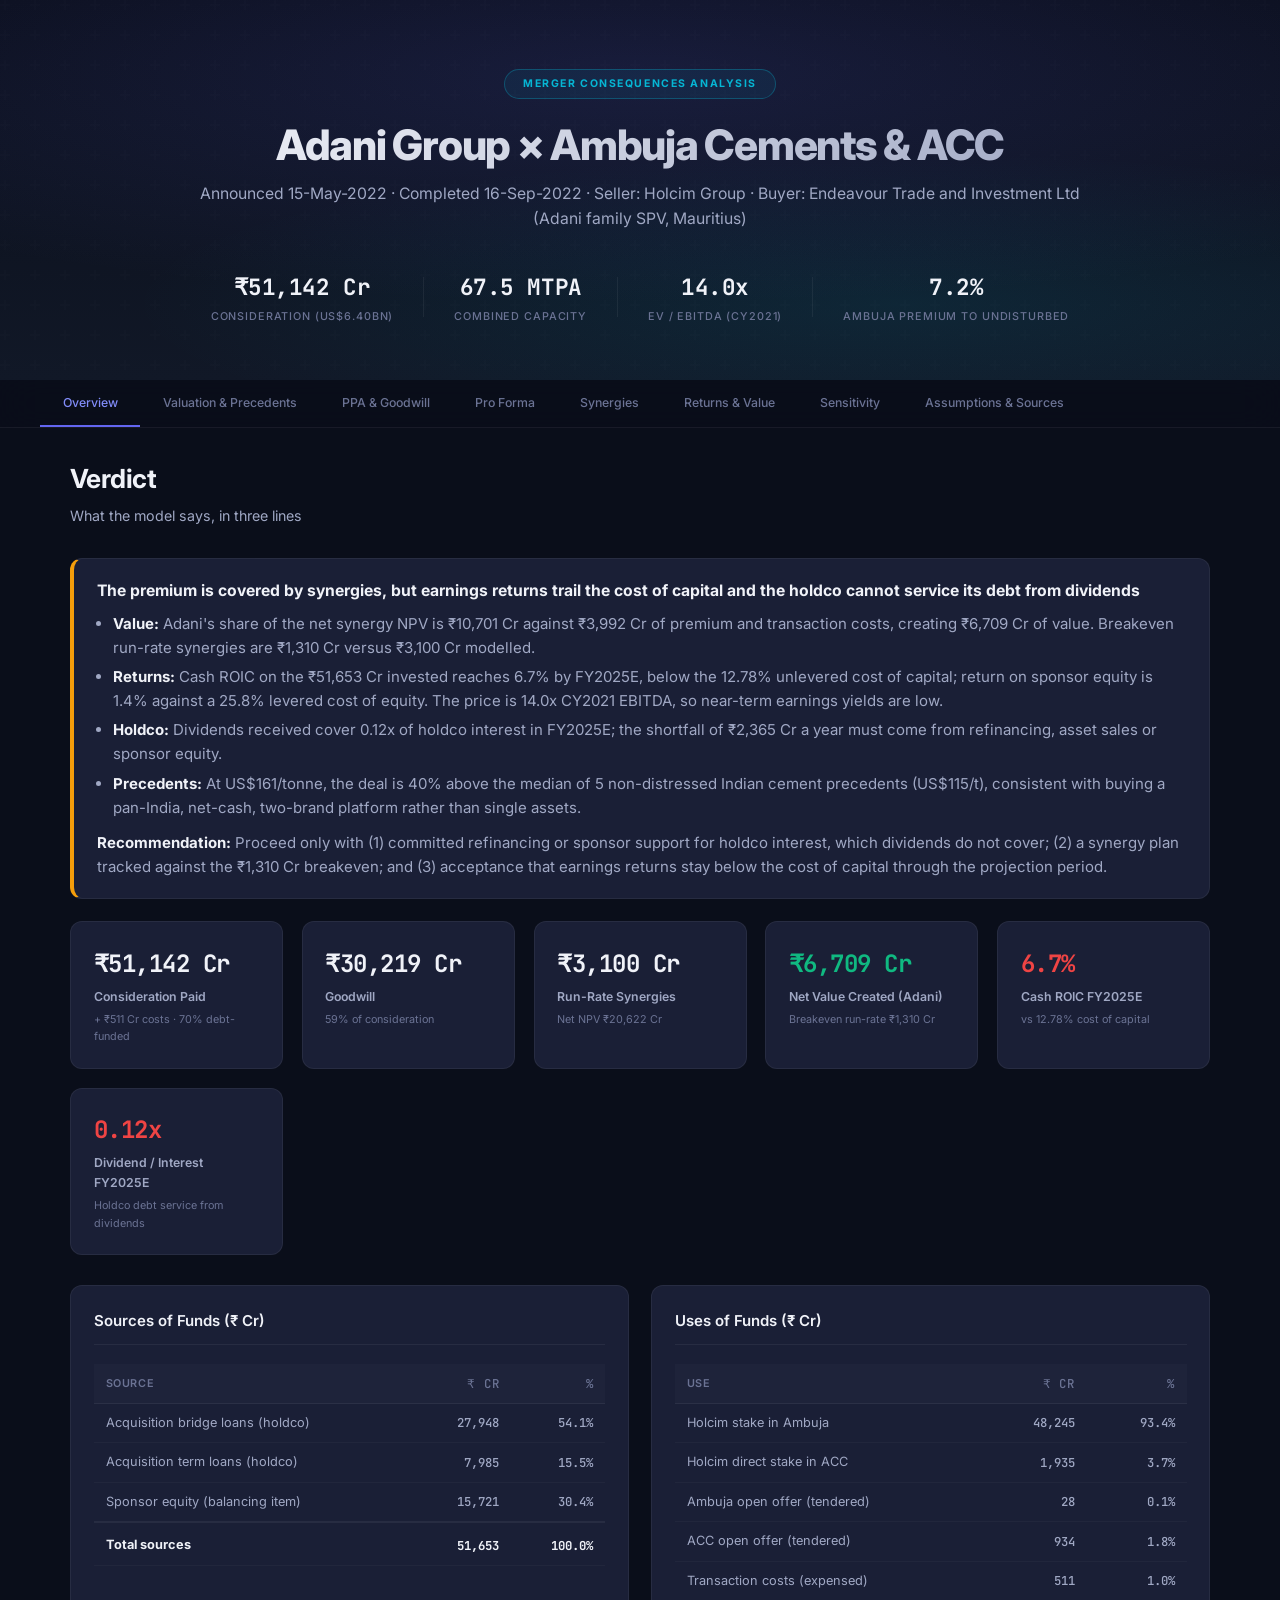
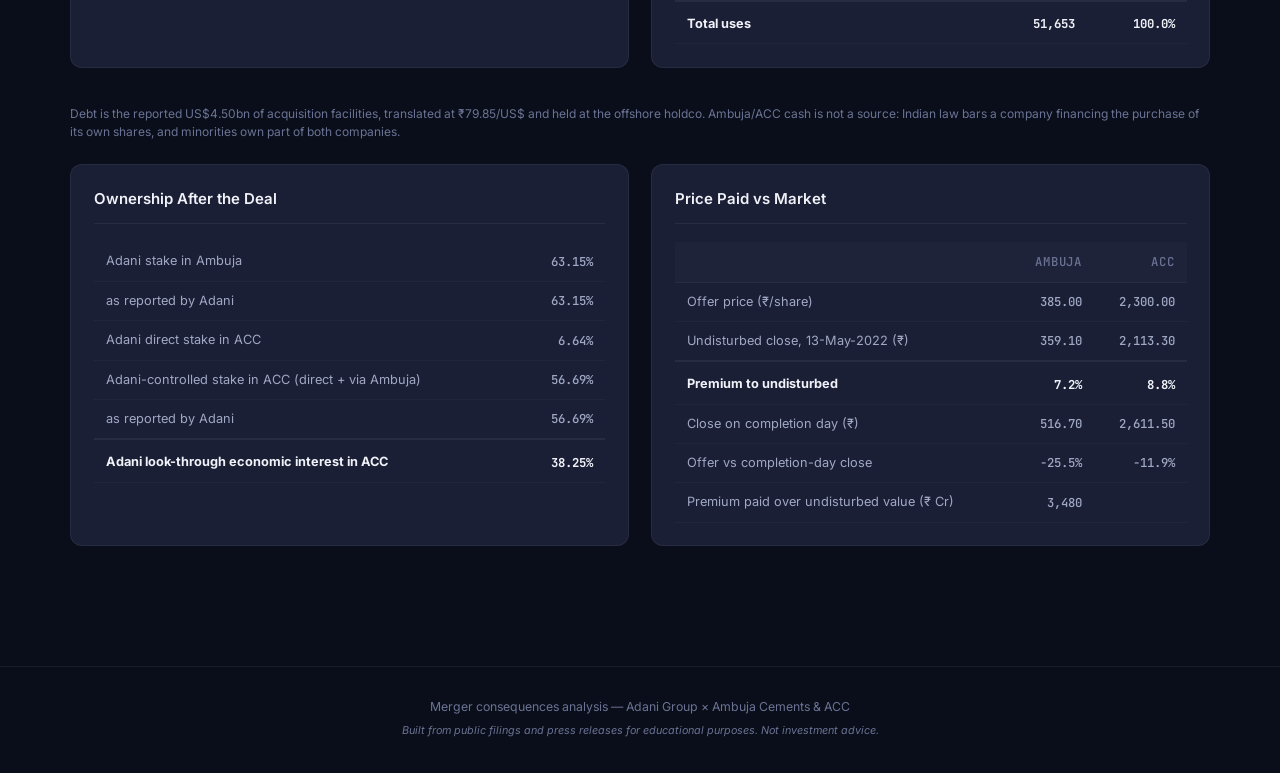
<file: index.html>
<!DOCTYPE html>
<html>
  <head>
    <meta http-equiv="refresh" content="0; url='./dashboard/index.html'" />
    <title>Redirecting to Dashboard...</title>
  </head>
  <body>
    <p>If you are not redirected automatically, follow this <a href="./dashboard/index.html">link to the dashboard</a>.</p>
  </body>
</html>
</file>
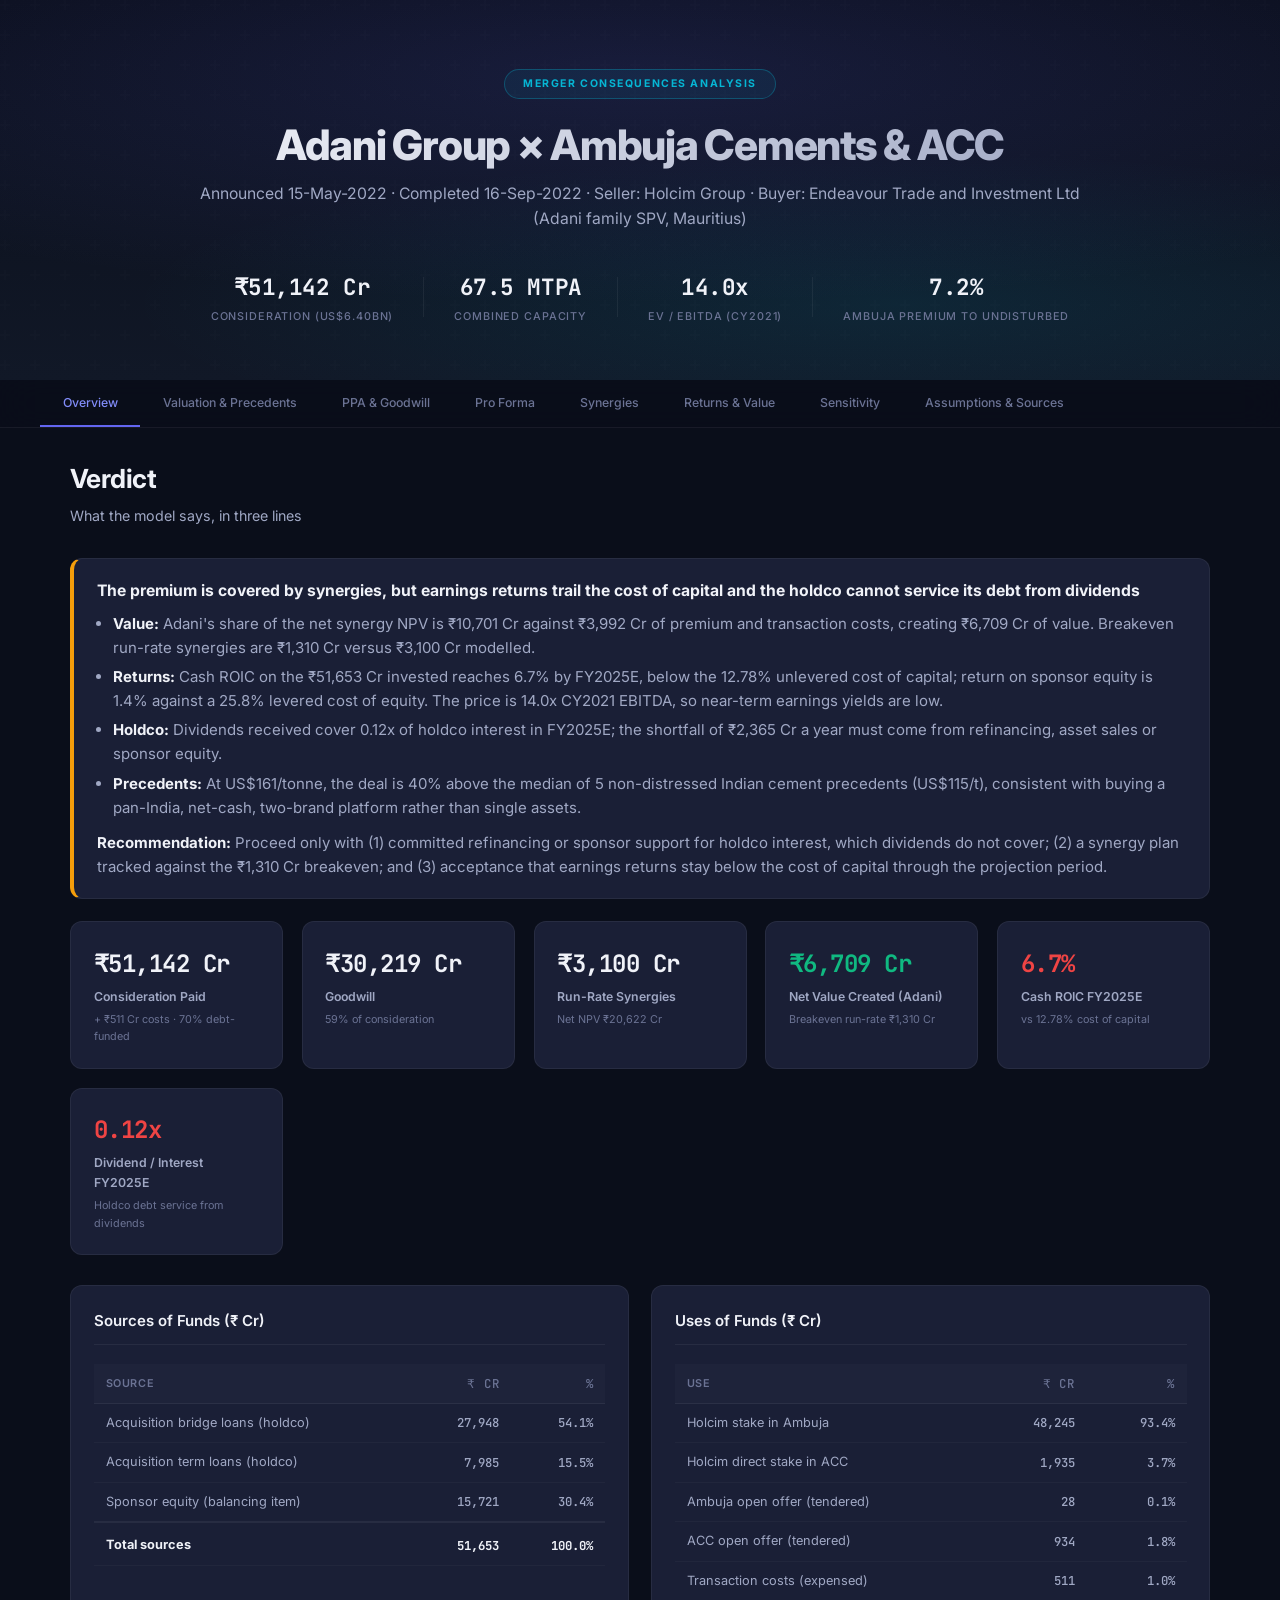
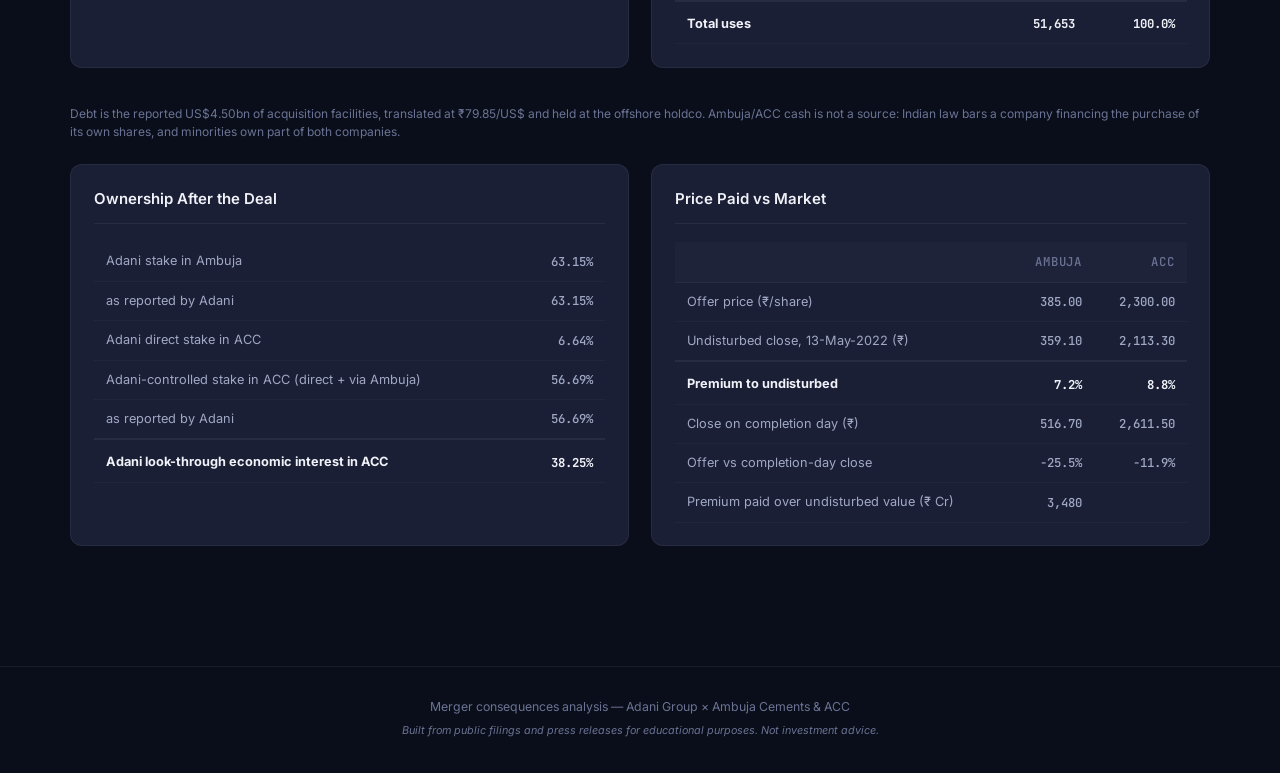
<file: dashboard/index.html>
<!DOCTYPE html>
<html lang="en">
<head>
    <meta charset="UTF-8">
    <meta name="viewport" content="width=device-width, initial-scale=1.0">
    <title>Adani × Ambuja & ACC — Merger Consequences</title>
    <meta name="description" content="Merger consequences analysis of the Adani Group acquisition of Ambuja Cements and ACC from Holcim (2022). All figures generated by the Python model.">
    <link rel="preconnect" href="https://fonts.googleapis.com">
    <link rel="preconnect" href="https://fonts.gstatic.com" crossorigin>
    <link href="https://fonts.googleapis.com/css2?family=Inter:wght@300;400;500;600;700;800&family=JetBrains+Mono:wght@400;500;600&display=swap" rel="stylesheet">
    <link rel="stylesheet" href="style.css">
</head>
<body>
    <!-- No figures are written in this file: every number is rendered from window.MODEL (model_data.js),
         which run_model.py generates from the Python model. -->
    <header class="hero">
        <div class="hero-bg"></div>
        <div class="hero-content">
            <div class="hero-badge">MERGER CONSEQUENCES ANALYSIS</div>
            <h1>Adani Group × Ambuja Cements &amp; ACC</h1>
            <p class="hero-subtitle" id="heroSubtitle"></p>
            <div class="hero-stats" id="heroStats"></div>
        </div>
    </header>

    <nav class="nav-tabs" id="navTabs">
        <div class="nav-tabs-inner">
            <button class="nav-tab active" data-tab="overview">Overview</button>
            <button class="nav-tab" data-tab="valuation">Valuation &amp; Precedents</button>
            <button class="nav-tab" data-tab="ppa">PPA &amp; Goodwill</button>
            <button class="nav-tab" data-tab="proforma">Pro Forma</button>
            <button class="nav-tab" data-tab="synergies">Synergies</button>
            <button class="nav-tab" data-tab="returns">Returns &amp; Value</button>
            <button class="nav-tab" data-tab="sensitivity">Sensitivity</button>
            <button class="nav-tab" data-tab="assumptions">Assumptions &amp; Sources</button>
        </div>
    </nav>

    <main class="main-content">
        <div id="loadError" class="callout warn" hidden></div>

        <!-- OVERVIEW -->
        <section class="tab-content active" id="tab-overview">
            <div class="section-header">
                <h2>Verdict</h2>
                <p>What the model says, in three lines</p>
            </div>
            <div class="callout" id="verdict"></div>
            <div class="metrics-grid" id="kpiCards"></div>

            <div class="two-col">
                <div class="panel">
                    <h3 class="panel-title">Sources of Funds (₹ Cr)</h3>
                    <table class="data-table"><thead><tr><th>Source</th><th class="num">₹ Cr</th><th class="num">%</th></tr></thead>
                        <tbody id="sourcesTable"></tbody></table>
                </div>
                <div class="panel">
                    <h3 class="panel-title">Uses of Funds (₹ Cr)</h3>
                    <table class="data-table"><thead><tr><th>Use</th><th class="num">₹ Cr</th><th class="num">%</th></tr></thead>
                        <tbody id="usesTable"></tbody></table>
                </div>
            </div>
            <p class="note" id="financingNote"></p>

            <div class="two-col">
                <div class="panel">
                    <h3 class="panel-title">Ownership After the Deal</h3>
                    <table class="data-table"><tbody id="ownershipTable"></tbody></table>
                </div>
                <div class="panel">
                    <h3 class="panel-title">Price Paid vs Market</h3>
                    <table class="data-table"><thead><tr><th></th><th class="num">Ambuja</th><th class="num">ACC</th></tr></thead>
                        <tbody id="premiumTable"></tbody></table>
                </div>
            </div>
        </section>

        <!-- VALUATION -->
        <section class="tab-content" id="tab-valuation">
            <div class="section-header">
                <h2>Valuation &amp; Precedent Transactions</h2>
                <p>Indian cement deals announced before May 2022; EV per tonne of capacity is the sector benchmark</p>
            </div>
            <div class="two-col">
                <div class="panel">
                    <h3 class="panel-title">Implied Valuation at Offer Prices</h3>
                    <table class="data-table"><tbody id="valuationTable"></tbody></table>
                </div>
                <div class="panel">
                    <h3 class="panel-title">EV / Tonne (US$)</h3>
                    <div class="precedent-chart" id="evTonneChart"></div>
                </div>
            </div>
            <div class="panel full-width">
                <h3 class="panel-title">Precedent Transactions</h3>
                <div class="table-scroll">
                    <table class="data-table"><thead><tr><th>Date</th><th>Acquirer</th><th>Target</th><th class="num">MTPA</th>
                        <th class="num">EV (₹ Cr)</th><th class="num">EV/t (₹)</th><th class="num">EV/t (US$)</th><th>Note</th></tr></thead>
                        <tbody id="precedentTable"></tbody></table>
                </div>
                <p class="note" id="precedentNote"></p>
            </div>
        </section>

        <!-- PPA -->
        <section class="tab-content" id="tab-ppa">
            <div class="section-header">
                <h2>Purchase Price Allocation &amp; Goodwill</h2>
                <p>Look-through method; non-controlling interests at their share of identifiable net assets (Ind AS 103 option)</p>
            </div>
            <div class="two-col">
                <div class="panel">
                    <h3 class="panel-title">Fair Value of Identifiable Net Assets (₹ Cr)</h3>
                    <table class="data-table"><thead><tr><th></th><th class="num">Ambuja (ex-ACC)</th><th class="num">ACC</th></tr></thead>
                        <tbody id="ppaTable"></tbody></table>
                </div>
                <div class="panel">
                    <h3 class="panel-title">Goodwill (₹ Cr)</h3>
                    <table class="data-table"><thead><tr><th></th><th class="num">Ambuja (ex-ACC)</th><th class="num">ACC</th></tr></thead>
                        <tbody id="goodwillTable"></tbody></table>
                </div>
            </div>
            <p class="note">Step-ups are illustrative estimates: no public PPA exists for the acquiring holdco.</p>
        </section>

        <!-- PRO FORMA -->
        <section class="tab-content" id="tab-proforma">
            <div class="section-header">
                <h2>Pro Forma Financials</h2>
                <p>Consolidated earnings of Ambuja and ACC, then attribution to Adani and non-controlling interests</p>
            </div>
            <div class="panel full-width">
                <h3 class="panel-title">Pro Forma Income Statement (₹ Cr)</h3>
                <div class="table-scroll"><table class="data-table" id="proformaIS"></table></div>
            </div>
            <div class="two-col">
                <div class="panel">
                    <h3 class="panel-title">Pro Forma Balance Sheet at Close (₹ Cr)</h3>
                    <table class="data-table"><tbody id="proformaBS"></tbody></table>
                </div>
                <div class="panel">
                    <h3 class="panel-title">Credit Metrics</h3>
                    <table class="data-table" id="creditTable"></table>
                </div>
            </div>
        </section>

        <!-- SYNERGIES -->
        <section class="tab-content" id="tab-synergies">
            <div class="section-header">
                <h2>Synergies</h2>
                <p>Model estimates, not company guidance</p>
            </div>
            <div class="panel full-width">
                <h3 class="panel-title">Phasing (₹ Cr, pre-tax EBITDA)</h3>
                <div class="table-scroll"><table class="data-table" id="synergyTable"></table></div>
            </div>
            <div class="panel full-width">
                <h3 class="panel-title">NPV of Synergies (₹ Cr)</h3>
                <p class="panel-subtitle" id="npvSubtitle"></p>
                <div class="npv-waterfall" id="npvWaterfall"></div>
            </div>
        </section>

        <!-- RETURNS -->
        <section class="tab-content" id="tab-returns">
            <div class="section-header">
                <h2>Returns &amp; Value Creation</h2>
                <p>Three lenses: earnings returns, holdco debt service and synergy value vs premium paid</p>
            </div>
            <div class="panel full-width">
                <h3 class="panel-title">Returns by Year</h3>
                <div class="table-scroll"><table class="data-table" id="returnsTable"></table></div>
            </div>
            <div class="two-col">
                <div class="panel">
                    <h3 class="panel-title">Value Creation Test (₹ Cr)</h3>
                    <table class="data-table"><tbody id="valueTable"></tbody></table>
                </div>
                <div class="panel">
                    <h3 class="panel-title">Holdco Cash: Dividends vs Interest (₹ Cr)</h3>
                    <table class="data-table" id="holdcoTable"></table>
                </div>
            </div>
            <div class="panel full-width">
                <h3 class="panel-title">Breakeven Synergies</h3>
                <div class="breakeven-visual" id="breakevenVisual"></div>
            </div>
        </section>

        <!-- SENSITIVITY -->
        <section class="tab-content" id="tab-sensitivity">
            <div class="section-header">
                <h2>Sensitivity Analysis</h2>
                <p>Every cell is a full re-run of the model with the stated input changed</p>
            </div>
            <div class="panel full-width">
                <h3 class="panel-title">Net Value Created for Adani (₹ Cr): Offer Price × Run-Rate Synergies</h3>
                <p class="panel-subtitle">Rows: offer price for both companies relative to the actual price. Columns: run-rate synergies.</p>
                <div class="sensitivity-matrix" id="valueMatrix"></div>
            </div>
            <div class="panel full-width">
                <h3 class="panel-title" id="roicMatrixTitle"></h3>
                <div class="sensitivity-matrix" id="roicMatrix"></div>
            </div>
            <div class="two-col">
                <div class="panel">
                    <h3 class="panel-title" id="rateTitle"></h3>
                    <table class="data-table" id="rateTable"></table>
                </div>
                <div class="panel">
                    <h3 class="panel-title" id="marginTitle"></h3>
                    <table class="data-table" id="marginTable"></table>
                </div>
            </div>
            <div class="panel full-width">
                <h3 class="panel-title">Holdco Interest Tax Shield</h3>
                <table class="data-table" id="shieldTable"></table>
            </div>
        </section>

        <!-- ASSUMPTIONS -->
        <section class="tab-content" id="tab-assumptions">
            <div class="section-header">
                <h2>Key Assumptions &amp; Sources</h2>
                <p>Filed figures are cited; assumptions are judgement calls as at deal close</p>
            </div>
            <div class="two-col">
                <div class="panel">
                    <h3 class="panel-title">Key Assumptions</h3>
                    <table class="data-table"><tbody id="assumptionTable"></tbody></table>
                </div>
                <div class="panel">
                    <h3 class="panel-title">Historical Base (CY2021, standalone, ₹ Cr)</h3>
                    <table class="data-table"><thead><tr><th></th><th class="num">Ambuja</th><th class="num">ACC</th></tr></thead>
                        <tbody id="histTable"></tbody></table>
                </div>
            </div>
            <div class="panel full-width">
                <h3 class="panel-title">Sources</h3>
                <ul class="source-list" id="sourceList"></ul>
            </div>
        </section>
    </main>

    <footer class="footer">
        <div class="footer-content">
            <p>Merger consequences analysis — Adani Group × Ambuja Cements &amp; ACC</p>
            <p class="footer-disclaimer">Built from public filings and press releases for educational purposes. Not investment advice.</p>
        </div>
    </footer>

    <script src="model_data.js"></script>
    <script src="app.js"></script>
</body>
</html>
</file>
<file: dashboard/style.css>
/* ==========================================================================
   M&A Model Dashboard — Premium Financial Analysis UI
   Adani Group × Ambuja Cements & ACC Ltd
   ========================================================================== */

/* === RESET & BASE === */
*, *::before, *::after {
    margin: 0;
    padding: 0;
    box-sizing: border-box;
}

:root {
    /* Color Palette — Refined Dark IB Theme */
    --bg-primary: #0a0e1a;
    --bg-secondary: #111827;
    --bg-card: #1a1f36;
    --bg-card-hover: #222845;
    --bg-elevated: #252b45;
    --bg-input: #1e2440;

    --text-primary: #f0f2f8;
    --text-secondary: #a0a8c4;
    --text-muted: #6b7394;
    --text-label: #8892b0;

    --accent-primary: #6366f1;
    --accent-secondary: #818cf8;
    --accent-glow: rgba(99, 102, 241, 0.25);
    --accent-cyan: #06b6d4;
    --accent-cyan-glow: rgba(6, 182, 212, 0.2);

    --positive: #10b981;
    --positive-bg: rgba(16, 185, 129, 0.12);
    --positive-border: rgba(16, 185, 129, 0.3);
    --negative: #ef4444;
    --negative-bg: rgba(239, 68, 68, 0.12);
    --negative-border: rgba(239, 68, 68, 0.3);

    --border: rgba(255, 255, 255, 0.06);
    --border-hover: rgba(255, 255, 255, 0.12);
    --shadow-sm: 0 1px 3px rgba(0,0,0,0.3);
    --shadow-md: 0 4px 12px rgba(0,0,0,0.4);
    --shadow-lg: 0 8px 32px rgba(0,0,0,0.5);
    --shadow-glow: 0 0 40px var(--accent-glow);

    --radius-sm: 8px;
    --radius-md: 12px;
    --radius-lg: 16px;
    --radius-xl: 20px;

    --font-sans: 'Inter', -apple-system, BlinkMacSystemFont, sans-serif;
    --font-mono: 'JetBrains Mono', monospace;
}

html {
    font-size: 15px;
    scroll-behavior: smooth;
}

body {
    font-family: var(--font-sans);
    background: var(--bg-primary);
    color: var(--text-primary);
    line-height: 1.6;
    -webkit-font-smoothing: antialiased;
    -moz-osx-font-smoothing: grayscale;
}

/* === HERO SECTION === */
.hero {
    position: relative;
    padding: 4rem 2rem 3rem;
    overflow: hidden;
    text-align: center;
    min-height: 380px;
    display: flex;
    align-items: center;
    justify-content: center;
}

.hero-bg {
    position: absolute;
    inset: 0;
    background:
        radial-gradient(ellipse 80% 60% at 50% 20%, rgba(99, 102, 241, 0.15), transparent),
        radial-gradient(ellipse 60% 40% at 70% 80%, rgba(6, 182, 212, 0.1), transparent),
        linear-gradient(180deg, var(--bg-primary) 0%, var(--bg-secondary) 100%);
    z-index: 0;
}

.hero-bg::after {
    content: '';
    position: absolute;
    inset: 0;
    background: url("data:image/svg+xml,%3Csvg width='60' height='60' viewBox='0 0 60 60' xmlns='http://www.w3.org/2000/svg'%3E%3Cg fill='none' fill-rule='evenodd'%3E%3Cg fill='%23ffffff' fill-opacity='0.02'%3E%3Cpath d='M36 34v-4h-2v4h-4v2h4v4h2v-4h4v-2h-4zm0-30V0h-2v4h-4v2h4v4h2V6h4V4h-4zM6 34v-4H4v4H0v2h4v4h2v-4h4v-2H6zM6 4V0H4v4H0v2h4v4h2V6h4V4H6z'/%3E%3C/g%3E%3C/g%3E%3C/svg%3E");
    opacity: 0.5;
}

.hero-content {
    position: relative;
    z-index: 1;
    max-width: 900px;
}

.hero-badge {
    display: inline-block;
    padding: 0.35rem 1.2rem;
    font-size: 0.7rem;
    font-weight: 700;
    letter-spacing: 0.15em;
    text-transform: uppercase;
    color: var(--accent-cyan);
    border: 1px solid rgba(6, 182, 212, 0.3);
    border-radius: 100px;
    background: rgba(6, 182, 212, 0.08);
    margin-bottom: 1.5rem;
}

.hero h1 {
    font-size: 2.8rem;
    font-weight: 800;
    line-height: 1.15;
    letter-spacing: -0.03em;
    background: linear-gradient(135deg, #f0f2f8 0%, #a0a8c4 100%);
    -webkit-background-clip: text;
    -webkit-text-fill-color: transparent;
    background-clip: text;
    margin-bottom: 0.75rem;
}

.hero-subtitle {
    font-size: 1.05rem;
    color: var(--text-secondary);
    font-weight: 400;
    margin-bottom: 2.5rem;
}

.hero-stats {
    display: flex;
    justify-content: center;
    align-items: center;
    gap: 2rem;
    flex-wrap: wrap;
}

.hero-stat {
    text-align: center;
}

.hero-stat-value {
    display: block;
    font-size: 1.5rem;
    font-weight: 700;
    font-family: var(--font-mono);
    color: var(--text-primary);
    letter-spacing: -0.02em;
}

.hero-stat-label {
    display: block;
    font-size: 0.72rem;
    font-weight: 500;
    text-transform: uppercase;
    letter-spacing: 0.08em;
    color: var(--text-muted);
    margin-top: 0.25rem;
}

.hero-stat-divider {
    width: 1px;
    height: 40px;
    background: var(--border);
}

/* === NAVIGATION TABS === */
.nav-tabs {
    position: sticky;
    top: 0;
    z-index: 100;
    background: rgba(10, 14, 26, 0.85);
    backdrop-filter: blur(20px);
    -webkit-backdrop-filter: blur(20px);
    border-bottom: 1px solid var(--border);
    padding: 0 2rem;
}

.nav-tabs-inner {
    max-width: 1200px;
    margin: 0 auto;
    display: flex;
    gap: 0;
    overflow-x: auto;
    scrollbar-width: none;
}

.nav-tabs-inner::-webkit-scrollbar { display: none; }

.nav-tab {
    padding: 1rem 1.5rem;
    font-size: 0.82rem;
    font-weight: 500;
    color: var(--text-muted);
    background: none;
    border: none;
    border-bottom: 2px solid transparent;
    cursor: pointer;
    white-space: nowrap;
    transition: all 0.25s ease;
    font-family: var(--font-sans);
}

.nav-tab:hover {
    color: var(--text-secondary);
    background: rgba(255,255,255,0.03);
}

.nav-tab.active {
    color: var(--accent-secondary);
    border-bottom-color: var(--accent-primary);
}

/* === MAIN CONTENT === */
.main-content {
    max-width: 1200px;
    margin: 0 auto;
    padding: 2rem;
}

.tab-content {
    display: none;
    animation: fadeIn 0.4s ease;
}

.tab-content.active {
    display: block;
}

@keyframes fadeIn {
    from { opacity: 0; transform: translateY(12px); }
    to { opacity: 1; transform: translateY(0); }
}

/* === SECTION HEADERS === */
.section-header {
    margin-bottom: 2rem;
}

.section-header h2 {
    font-size: 1.75rem;
    font-weight: 700;
    letter-spacing: -0.02em;
    margin-bottom: 0.35rem;
}

.section-header p {
    color: var(--text-secondary);
    font-size: 0.95rem;
}

/* === DEAL FLOW VISUALIZATION === */
.deal-flow {
    display: flex;
    align-items: center;
    justify-content: center;
    gap: 2rem;
    margin-bottom: 2.5rem;
    padding: 2rem;
    background: var(--bg-card);
    border-radius: var(--radius-lg);
    border: 1px solid var(--border);
}

.deal-party {
    text-align: center;
    padding: 1.5rem 2rem;
    border-radius: var(--radius-md);
    min-width: 180px;
}

.deal-party.acquirer {
    background: linear-gradient(135deg, rgba(99, 102, 241, 0.12), rgba(99, 102, 241, 0.04));
    border: 1px solid rgba(99, 102, 241, 0.2);
}

.deal-party.target {
    background: linear-gradient(135deg, rgba(6, 182, 212, 0.12), rgba(6, 182, 212, 0.04));
    border: 1px solid rgba(6, 182, 212, 0.2);
}

.party-icon {
    width: 48px;
    height: 48px;
    border-radius: 50%;
    display: flex;
    align-items: center;
    justify-content: center;
    font-size: 1.2rem;
    font-weight: 800;
    margin: 0 auto 0.75rem;
    background: var(--accent-primary);
    color: white;
}

.deal-party.target .party-icon {
    background: var(--accent-cyan);
}

.party-name {
    font-weight: 600;
    font-size: 1rem;
    margin-bottom: 0.2rem;
}

.party-role {
    font-size: 0.75rem;
    color: var(--text-muted);
    text-transform: uppercase;
    letter-spacing: 0.08em;
}

.deal-arrow {
    display: flex;
    flex-direction: column;
    align-items: center;
    gap: 0.3rem;
    color: var(--text-muted);
}

.deal-arrow span {
    font-size: 0.8rem;
    font-weight: 600;
    font-family: var(--font-mono);
    color: var(--accent-secondary);
}

/* === METRIC CARDS === */
.metrics-grid {
    display: grid;
    grid-template-columns: repeat(auto-fit, minmax(240px, 1fr));
    gap: 1.25rem;
    margin-bottom: 2rem;
}

.metric-card {
    background: var(--bg-card);
    border: 1px solid var(--border);
    border-radius: var(--radius-md);
    padding: 1.5rem;
    transition: all 0.3s ease;
    position: relative;
    overflow: hidden;
}

.metric-card::before {
    content: '';
    position: absolute;
    top: 0;
    left: 0;
    right: 0;
    height: 3px;
    background: linear-gradient(90deg, var(--accent-primary), var(--accent-cyan));
    opacity: 0;
    transition: opacity 0.3s ease;
}

.metric-card:hover {
    border-color: var(--border-hover);
    transform: translateY(-2px);
    box-shadow: var(--shadow-md);
}

.metric-card:hover::before {
    opacity: 1;
}

.metric-card.accent {
    border-color: rgba(99, 102, 241, 0.2);
    background: linear-gradient(135deg, rgba(99, 102, 241, 0.08), var(--bg-card));
}

.metric-card.accent::before {
    opacity: 1;
}

.metric-icon {
    font-size: 1.5rem;
    margin-bottom: 0.75rem;
}

.metric-value {
    font-size: 1.6rem;
    font-weight: 700;
    font-family: var(--font-mono);
    letter-spacing: -0.02em;
    margin-bottom: 0.25rem;
}

.metric-label {
    font-size: 0.82rem;
    font-weight: 600;
    color: var(--text-secondary);
    margin-bottom: 0.3rem;
}

.metric-detail {
    font-size: 0.72rem;
    color: var(--text-muted);
}

/* === PANELS === */
.two-col {
    display: grid;
    grid-template-columns: 1fr 1fr;
    gap: 1.5rem;
    margin-bottom: 1.5rem;
}

.panel {
    background: var(--bg-card);
    border: 1px solid var(--border);
    border-radius: var(--radius-md);
    padding: 1.5rem;
    margin-bottom: 1.5rem;
}

.panel.full-width {
    margin-bottom: 1.5rem;
}

.panel-title {
    font-size: 1rem;
    font-weight: 600;
    color: var(--text-primary);
    margin-bottom: 1.25rem;
    padding-bottom: 0.75rem;
    border-bottom: 1px solid var(--border);
}

.panel-subtitle {
    font-size: 0.82rem;
    color: var(--text-muted);
    margin-top: -0.75rem;
    margin-bottom: 1.25rem;
}

/* === DATA TABLES === */
.data-table {
    width: 100%;
    border-collapse: collapse;
    font-size: 0.85rem;
}

.data-table th {
    text-align: left;
    padding: 0.65rem 0.8rem;
    font-size: 0.72rem;
    font-weight: 600;
    text-transform: uppercase;
    letter-spacing: 0.06em;
    color: var(--text-muted);
    border-bottom: 1px solid var(--border);
    background: rgba(255,255,255,0.02);
}

.data-table td {
    padding: 0.6rem 0.8rem;
    border-bottom: 1px solid rgba(255,255,255,0.03);
    color: var(--text-secondary);
}

.data-table tr:hover td {
    background: rgba(255,255,255,0.02);
}

.data-table .num {
    text-align: right;
    font-family: var(--font-mono);
    font-size: 0.82rem;
    font-weight: 500;
}

.data-table .total {
    font-weight: 700;
    border-top: 2px solid var(--border);
}

.data-table .total td {
    color: var(--text-primary);
    padding-top: 0.8rem;
    font-weight: 700;
}

.data-table .adj-pos { color: var(--positive) !important; }
.data-table .adj-neg { color: var(--negative) !important; }

.data-table .neg td { color: var(--negative); }

.data-table .highlight td {
    background: var(--accent-glow);
    color: var(--accent-secondary) !important;
    font-weight: 700;
}

.data-table .this-deal td {
    background: rgba(99, 102, 241, 0.08);
    color: var(--accent-secondary);
    font-weight: 600;
}

/* === PREMIUM ANALYSIS === */
.premium-grid {
    display: grid;
    grid-template-columns: 1fr 1fr;
    gap: 1.5rem;
}

.premium-card {
    padding: 1.25rem;
    background: var(--bg-elevated);
    border-radius: var(--radius-sm);
}

.premium-card h4 {
    font-size: 0.95rem;
    font-weight: 600;
    margin-bottom: 1rem;
    color: var(--text-primary);
}

.premium-bar-container {
    margin-bottom: 0.75rem;
}

.premium-bar-labels {
    display: flex;
    justify-content: space-between;
    font-size: 0.7rem;
    color: var(--text-muted);
    margin-bottom: 0.4rem;
}

.premium-bar {
    height: 32px;
    background: rgba(255,255,255,0.05);
    border-radius: 4px;
    position: relative;
    overflow: visible;
}

.premium-bar-fill {
    height: 100%;
    background: linear-gradient(90deg, var(--accent-primary), var(--accent-cyan));
    border-radius: 4px;
    position: relative;
}

.premium-marker {
    position: absolute;
    top: -24px;
    transform: translateX(-50%);
    display: flex;
    flex-direction: column;
    align-items: center;
    pointer-events: none;
    z-index: 10;
}

.premium-marker span {
    font-size: 0.7rem;
    font-weight: 600;
    font-family: var(--font-mono);
    color: var(--text-primary);
    background: var(--bg-elevated);
    padding: 0.15rem 0.4rem;
    border-radius: 4px;
    border: 1px solid var(--border);
    white-space: nowrap;
    box-shadow: var(--shadow-sm);
    margin-bottom: 4px;
}

.premium-marker::after {
    content: '';
    width: 2px;
    height: 32px;
    background: rgba(255, 255, 255, 0.8);
    box-shadow: 0 0 4px rgba(0,0,0,0.5);
    border-radius: 1px;
}

.premium-marker.offer {
    top: 0;
}

.premium-marker.offer span {
    order: 2;
    margin-bottom: 0;
    margin-top: 4px;
    color: var(--accent-cyan);
    border-color: rgba(6, 182, 212, 0.3);
}

.premium-stats {
    display: flex;
    gap: 0.75rem;
    margin-top: 0.75rem;
}

.premium-tag {
    font-size: 0.72rem;
    font-weight: 600;
    font-family: var(--font-mono);
    padding: 0.25rem 0.6rem;
    border-radius: 4px;
    background: var(--positive-bg);
    color: var(--positive);
    border: 1px solid var(--positive-border);
}

/* === GOODWILL SECTION === */
.goodwill-summary {
    padding: 1.5rem;
}

.gw-flow {
    display: flex;
    align-items: center;
    justify-content: center;
    gap: 1.5rem;
    flex-wrap: wrap;
}

.gw-box {
    text-align: center;
    padding: 1.2rem 2rem;
    border-radius: var(--radius-md);
    background: var(--bg-elevated);
    border: 1px solid var(--border);
    min-width: 180px;
}

.gw-box.green {
    border-color: var(--positive-border);
    background: var(--positive-bg);
}

.gw-box.accent {
    border-color: rgba(99, 102, 241, 0.3);
    background: var(--accent-glow);
}

.gw-value {
    font-size: 1.3rem;
    font-weight: 700;
    font-family: var(--font-mono);
    margin-bottom: 0.25rem;
}

.gw-box.accent .gw-value { color: var(--accent-secondary); }
.gw-box.green .gw-value { color: var(--positive); }

.gw-label {
    font-size: 0.75rem;
    color: var(--text-muted);
    line-height: 1.3;
}

.gw-operator {
    font-size: 1.5rem;
    font-weight: 300;
    color: var(--text-muted);
}

.gw-total {
    text-align: center;
    margin-top: 2rem;
    padding-top: 1.5rem;
    border-top: 2px solid var(--border);
}

.gw-total-label {
    font-size: 0.85rem;
    color: var(--text-muted);
    margin-right: 0.75rem;
}

.gw-total-value {
    font-size: 1.6rem;
    font-weight: 800;
    font-family: var(--font-mono);
    color: var(--accent-secondary);
}

.gw-total-pct {
    display: block;
    font-size: 0.78rem;
    color: var(--text-muted);
    margin-top: 0.3rem;
}

/* === SYNERGY RING === */
.synergy-overview {
    display: flex;
    justify-content: center;
    margin-bottom: 2rem;
}

.synergy-total-card {
    background: var(--bg-card);
    border: 1px solid var(--border);
    border-radius: var(--radius-lg);
    padding: 2rem;
    text-align: center;
    min-width: 350px;
}

.synergy-ring {
    position: relative;
    width: 180px;
    height: 180px;
    margin: 0 auto 1.5rem;
}

.synergy-ring svg {
    width: 100%;
    height: 100%;
}

.synergy-ring-center {
    position: absolute;
    inset: 0;
    display: flex;
    flex-direction: column;
    align-items: center;
    justify-content: center;
}

.synergy-ring-value {
    font-size: 1.4rem;
    font-weight: 700;
    font-family: var(--font-mono);
    color: var(--text-primary);
}

.synergy-ring-label {
    font-size: 0.72rem;
    color: var(--text-muted);
    margin-top: 0.15rem;
}

.synergy-split {
    display: flex;
    flex-direction: column;
    gap: 0.5rem;
    align-items: center;
}

.synergy-split-item {
    display: flex;
    align-items: center;
    gap: 0.5rem;
    font-size: 0.82rem;
    color: var(--text-secondary);
}

.synergy-dot {
    width: 10px;
    height: 10px;
    border-radius: 50%;
}

.synergy-dot.cost { background: var(--accent-primary); }
.synergy-dot.revenue { background: var(--accent-cyan); }

/* === NPV WATERFALL === */
.npv-waterfall {
    display: flex;
    align-items: flex-end;
    gap: 0.75rem;
    padding: 1.5rem 0;
    min-height: 250px;
    justify-content: center;
}

.npv-bar-group {
    display: flex;
    flex-direction: column;
    align-items: center;
    gap: 0.5rem;
    min-width: 100px;
}

.npv-bar {
    width: 64px;
    border-radius: 6px 6px 0 0;
    position: relative;
    transition: all 0.5s ease;
    min-height: 10px;
}

.npv-bar.positive { background: linear-gradient(180deg, var(--accent-primary), var(--accent-secondary)); }
.npv-bar.negative { background: linear-gradient(180deg, var(--negative), #dc2626); }
.npv-bar.total { background: linear-gradient(180deg, var(--positive), #059669); }

.npv-bar-value {
    font-size: 0.75rem;
    font-weight: 600;
    font-family: var(--font-mono);
    color: var(--text-primary);
    text-align: center;
}

.npv-bar-label {
    font-size: 0.68rem;
    color: var(--text-muted);
    text-align: center;
    max-width: 100px;
    line-height: 1.2;
}

/* === EPS BRIDGE === */
.eps-bridge {
    padding: 1.5rem 0;
    min-height: 300px;
}

.eps-bridge-row {
    display: flex;
    align-items: center;
    gap: 1.5rem;
    margin-bottom: 1rem;
    padding: 0.75rem 1rem;
    border-radius: var(--radius-sm);
    transition: background 0.2s;
}

.eps-bridge-row:hover {
    background: rgba(255,255,255,0.02);
}

.eps-bridge-label {
    min-width: 200px;
    font-size: 0.85rem;
    color: var(--text-secondary);
}

.eps-bridge-bar-container {
    flex: 1;
    height: 28px;
    position: relative;
    background: rgba(255,255,255,0.03);
    border-radius: 4px;
}

.eps-bridge-bar {
    height: 100%;
    border-radius: 4px;
    transition: width 0.8s ease;
    position: absolute;
    top: 0;
}

.eps-bridge-bar.standalone { background: linear-gradient(90deg, #475569, #64748b); }
.eps-bridge-bar.with-syn { background: linear-gradient(90deg, var(--accent-primary), var(--accent-cyan)); }
.eps-bridge-bar.without-syn { background: linear-gradient(90deg, #f59e0b, #fbbf24); }

.eps-bridge-value {
    min-width: 80px;
    text-align: right;
    font-family: var(--font-mono);
    font-size: 0.85rem;
    font-weight: 600;
}

.eps-bridge-badge {
    font-size: 0.7rem;
    font-weight: 600;
    padding: 0.2rem 0.5rem;
    border-radius: 4px;
    min-width: 65px;
    text-align: center;
}

.eps-bridge-badge.accretive {
    background: var(--positive-bg);
    color: var(--positive);
    border: 1px solid var(--positive-border);
}

.eps-bridge-badge.dilutive {
    background: var(--negative-bg);
    color: var(--negative);
    border: 1px solid var(--negative-border);
}

/* === BREAKEVEN VISUAL === */
.breakeven-visual {
    padding: 1.5rem;
}

.breakeven-bar-container {
    margin-bottom: 1.5rem;
}

.breakeven-bar-label {
    display: flex;
    justify-content: space-between;
    font-size: 0.82rem;
    margin-bottom: 0.5rem;
}

.breakeven-bar-track {
    height: 36px;
    background: rgba(255,255,255,0.04);
    border-radius: 6px;
    position: relative;
    overflow: hidden;
}

.breakeven-bar-fill {
    height: 100%;
    border-radius: 6px;
    transition: width 1s ease;
}

.breakeven-bar-fill.breakeven {
    background: linear-gradient(90deg, #f59e0b, #fbbf24);
}

.breakeven-bar-fill.actual {
    background: linear-gradient(90deg, var(--positive), #34d399);
}

.breakeven-bar-marker {
    position: absolute;
    top: 0;
    height: 100%;
    width: 2px;
    background: white;
}

.breakeven-info {
    display: flex;
    gap: 2rem;
    flex-wrap: wrap;
}

.breakeven-stat {
    padding: 1rem 1.5rem;
    background: var(--bg-elevated);
    border-radius: var(--radius-sm);
    border: 1px solid var(--border);
}

.breakeven-stat-value {
    font-size: 1.2rem;
    font-weight: 700;
    font-family: var(--font-mono);
    margin-bottom: 0.2rem;
}

.breakeven-stat-label {
    font-size: 0.72rem;
    color: var(--text-muted);
}

/* === SENSITIVITY MATRIX === */
.sensitivity-matrix {
    overflow-x: auto;
    margin: 1rem 0;
}

.sensitivity-matrix table {
    width: 100%;
    border-collapse: collapse;
    font-size: 0.8rem;
}

.sensitivity-matrix th {
    padding: 0.6rem 0.7rem;
    font-size: 0.7rem;
    font-weight: 600;
    text-transform: uppercase;
    letter-spacing: 0.05em;
    color: var(--text-muted);
    background: rgba(255,255,255,0.03);
    text-align: center;
    border: 1px solid var(--border);
}

.sensitivity-matrix td {
    padding: 0.55rem 0.7rem;
    text-align: center;
    font-family: var(--font-mono);
    font-size: 0.78rem;
    font-weight: 500;
    border: 1px solid var(--border);
    transition: all 0.2s;
}

.sensitivity-matrix td.positive {
    background: var(--positive-bg);
    color: var(--positive);
}

.sensitivity-matrix td.negative {
    background: var(--negative-bg);
    color: var(--negative);
}

.sensitivity-matrix td.header-cell {
    font-weight: 600;
    color: var(--text-secondary);
    background: rgba(255,255,255,0.03);
}

.sensitivity-matrix tr.base-row td {
    border-top: 2px solid var(--accent-primary);
    border-bottom: 2px solid var(--accent-primary);
}

/* === SENSITIVITY BARS === */
.sensitivity-bars {
    padding: 0.5rem 0;
}

.sens-bar-row {
    display: flex;
    align-items: center;
    gap: 0.75rem;
    margin-bottom: 0.6rem;
    padding: 0.4rem 0;
}

.sens-bar-label {
    min-width: 60px;
    font-size: 0.78rem;
    font-family: var(--font-mono);
    color: var(--text-muted);
    text-align: right;
}

.sens-bar-track {
    flex: 1;
    height: 22px;
    background: rgba(255,255,255,0.03);
    border-radius: 4px;
    position: relative;
    overflow: hidden;
}

.sens-bar-fill {
    height: 100%;
    border-radius: 4px;
    transition: width 0.6s ease;
    position: absolute;
    top: 0;
}

.sens-bar-fill.positive {
    background: linear-gradient(90deg, var(--positive), #34d399);
    left: 50%;
}

.sens-bar-fill.negative {
    background: linear-gradient(270deg, var(--negative), #f87171);
    right: 50%;
}

.sens-bar-center {
    position: absolute;
    left: 50%;
    top: 0;
    height: 100%;
    width: 1px;
    background: var(--text-muted);
}

.sens-bar-value {
    min-width: 55px;
    font-size: 0.75rem;
    font-family: var(--font-mono);
    font-weight: 600;
}

.sens-bar-value.positive { color: var(--positive); }
.sens-bar-value.negative { color: var(--negative); }

.sens-bar-row.base {
    background: rgba(99, 102, 241, 0.06);
    border-radius: 4px;
    padding: 0.5rem 0.4rem;
}

/* === PRECEDENT CHART === */
.precedent-chart {
    min-height: 250px;
    padding: 1rem 0;
}

.prec-bar-row {
    display: flex;
    align-items: center;
    gap: 1rem;
    margin-bottom: 0.6rem;
}

.prec-bar-label {
    min-width: 160px;
    font-size: 0.78rem;
    color: var(--text-secondary);
    text-align: right;
    overflow: hidden;
    text-overflow: ellipsis;
    white-space: nowrap;
}

.prec-bar-track {
    flex: 1;
    height: 24px;
    background: rgba(255,255,255,0.03);
    border-radius: 4px;
    overflow: hidden;
}

.prec-bar-fill {
    height: 100%;
    border-radius: 4px;
    transition: width 0.8s ease;
}

.prec-bar-fill.this-deal {
    background: linear-gradient(90deg, var(--accent-primary), var(--accent-cyan));
}

.prec-bar-fill.other {
    background: linear-gradient(90deg, #475569, #64748b);
}

.prec-bar-value {
    min-width: 50px;
    font-size: 0.78rem;
    font-family: var(--font-mono);
    font-weight: 500;
    color: var(--text-secondary);
}

/* === CREDIT METRICS === */
.credit-metrics {
    display: flex;
    flex-direction: column;
    gap: 1.25rem;
    padding: 0.5rem 0;
}

.credit-metric {
    padding: 1rem;
    background: var(--bg-elevated);
    border-radius: var(--radius-sm);
    border: 1px solid var(--border);
}

.credit-metric-header {
    display: flex;
    justify-content: space-between;
    margin-bottom: 0.5rem;
}

.credit-metric-label {
    font-size: 0.82rem;
    color: var(--text-secondary);
}

.credit-metric-value {
    font-size: 1.1rem;
    font-weight: 700;
    font-family: var(--font-mono);
}

.credit-bar {
    height: 8px;
    background: rgba(255,255,255,0.05);
    border-radius: 4px;
    overflow: hidden;
}

.credit-bar-fill {
    height: 100%;
    border-radius: 4px;
    transition: width 1s ease;
}

/* === FOOTER === */
.footer {
    margin-top: 3rem;
    padding: 2rem;
    border-top: 1px solid var(--border);
    text-align: center;
}

.footer-content p {
    font-size: 0.82rem;
    color: var(--text-muted);
    margin-bottom: 0.3rem;
}

.footer-disclaimer {
    font-size: 0.72rem !important;
    font-style: italic;
}

/* === RESPONSIVE === */
@media (max-width: 768px) {
    .hero h1 { font-size: 1.8rem; }
    .hero-stats { gap: 1rem; }
    .hero-stat-value { font-size: 1.1rem; }
    .hero-stat-divider { display: none; }
    .two-col { grid-template-columns: 1fr; }
    .deal-flow { flex-direction: column; gap: 1rem; }
    .deal-arrow { transform: rotate(90deg); }
    .gw-flow { flex-direction: column; }
    .premium-grid { grid-template-columns: 1fr; }
    .metrics-grid { grid-template-columns: 1fr 1fr; }
    .nav-tab { padding: 0.75rem 1rem; font-size: 0.75rem; }
}

@media (max-width: 480px) {
    .metrics-grid { grid-template-columns: 1fr; }
    html { font-size: 14px; }
}

/* === MODEL-DRIVEN ELEMENTS (verdict, notes, sign colouring) === */
[hidden] { display: none !important; }
.callout {
    background: var(--bg-card);
    border: 1px solid var(--border);
    border-left: 4px solid var(--accent-primary);
    border-radius: 12px;
    padding: 1.25rem 1.5rem;
    margin-bottom: 1.5rem;
    line-height: 1.6;
    color: var(--text-secondary);
}
.callout.mixed { border-left-color: #f59e0b; }
.callout.warn { border-left-color: var(--negative); color: var(--text-primary); }
.callout h3 { color: var(--text-primary); font-size: 1.05rem; margin-bottom: 0.6rem; }
.callout ul { margin: 0 0 0.75rem 1.1rem; }
.callout li { margin-bottom: 0.35rem; }
.callout b { color: var(--text-primary); }
.note { font-size: 0.8rem; color: var(--text-muted); margin: -0.5rem 0 1.5rem; line-height: 1.5; }
.neg-text { color: var(--negative) !important; }
.pos-text { color: var(--positive) !important; }
.mono { font-family: var(--font-mono); }
.table-scroll { overflow-x: auto; }
.sub-head { font-size: 0.85rem; color: var(--text-secondary); margin: 1rem 0 0.75rem; font-weight: 600; }
.sensitivity-matrix td.base-cell { outline: 2px solid var(--accent-cyan); outline-offset: -2px; font-weight: 700; }
.source-list { margin-left: 1.1rem; color: var(--text-secondary); font-size: 0.82rem; line-height: 1.8; }
.source-list a { color: var(--accent-cyan); }
.breakeven-visual p { margin: 0.25rem 0 1rem; font-weight: 600; font-family: var(--font-mono); }
.metrics-grid { grid-template-columns: repeat(auto-fit, minmax(200px, 1fr)); }
@media (max-width: 768px) {
    .two-col { grid-template-columns: 1fr; }
    .callout { padding: 1rem; }
}
#evTonneChart .prec-bar-label { width: 230px; min-width: 230px; flex-shrink: 0; }
.panel .note { margin: 1rem 0 0; }
</file>
